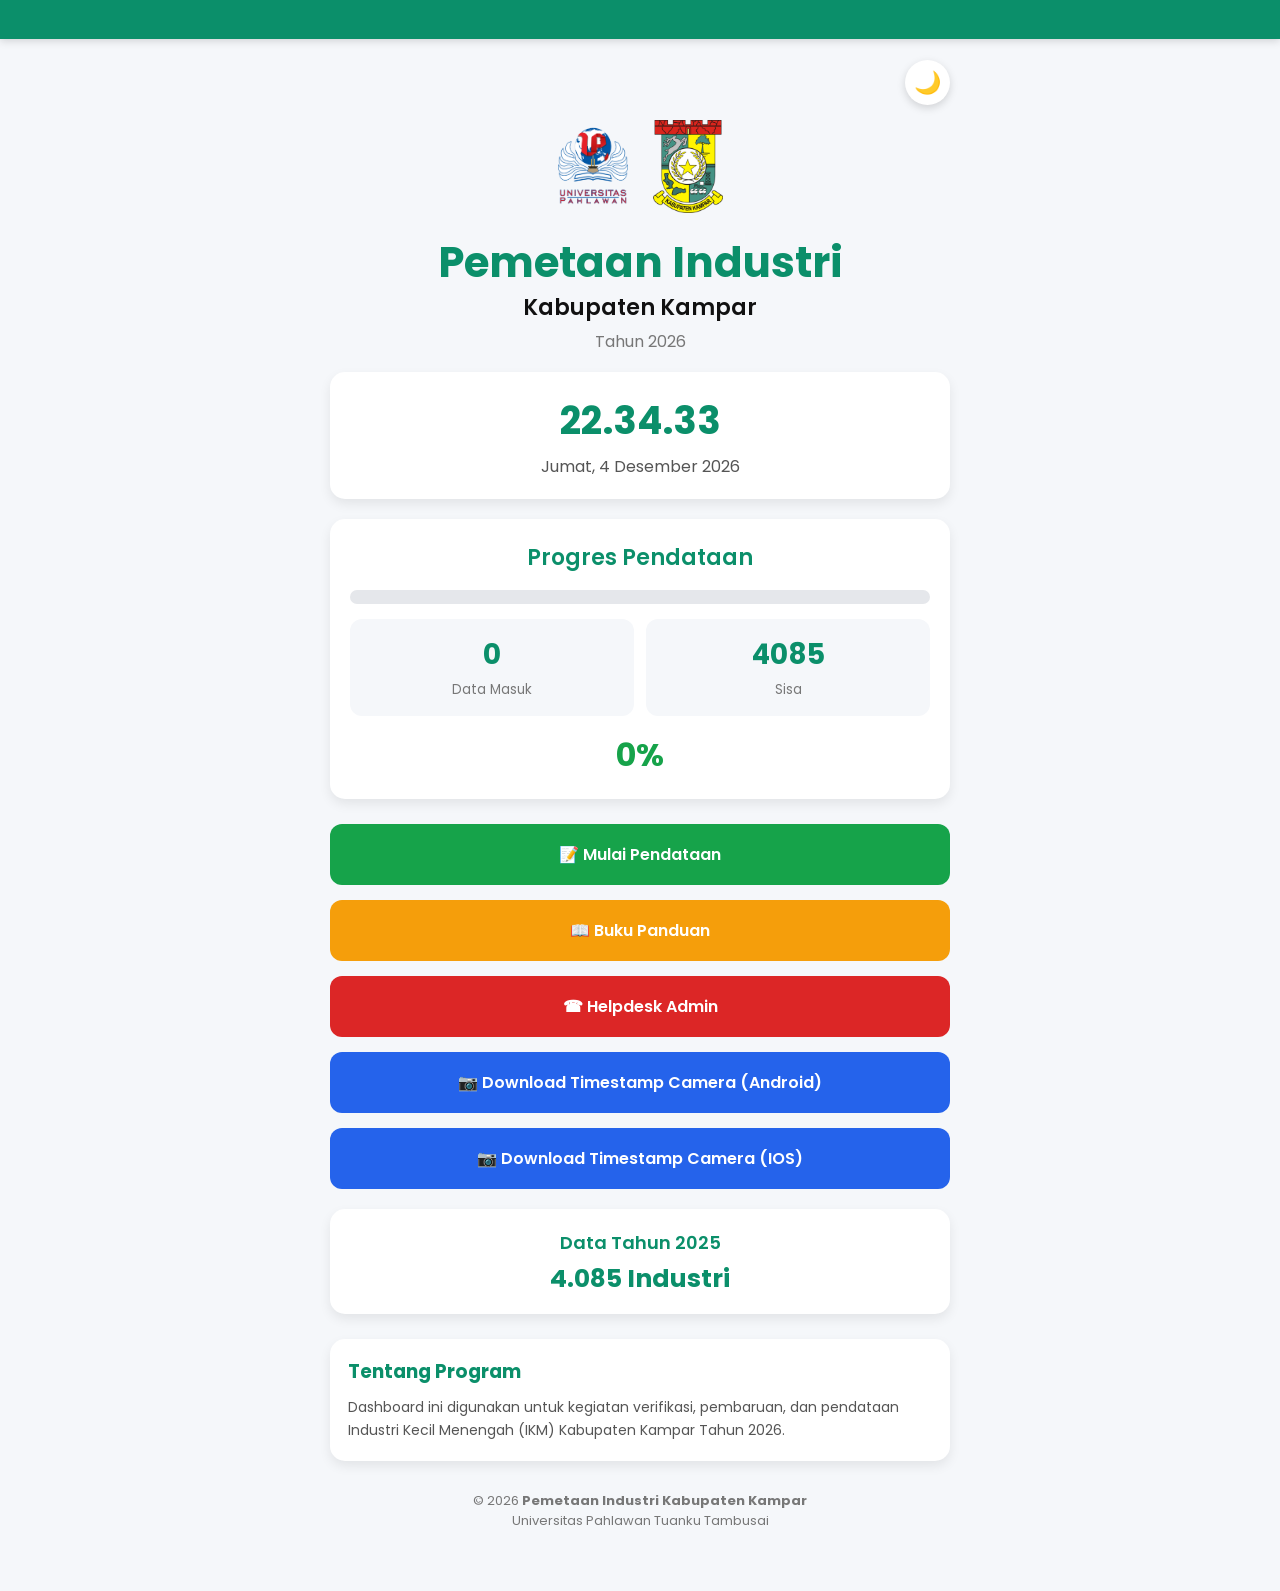
<file: index.html>
<!DOCTYPE html>
<html lang="id">

<head>
    <meta charset="UTF-8">
    <meta name="viewport" content="width=device-width, initial-scale=1.0">
    <title>Pemetaan Industri Kabupaten Kampar 2026</title>
    <link rel="icon" type="image/png" href="favicon.png">
    <!-- Google Font -->
    <link href="https://fonts.googleapis.com/css2?family=Poppins:wght@300;400;500;600;700&display=swap"
        rel="stylesheet">
    <!-- CSS -->
    <link rel="stylesheet" href="style.css">
</head>

<body>
<div class="running-text">
    <div class="running-content">
        📢 Selamat datang di Dashboard Pemetaan IKM Kabupaten Kampar Tahun 2026. Mohon lakukan pendataan dengan teliti, pastikan foto industri diambil menggunakan Timestamp Camera pada titik koordinat yang benar, kemudian lengkapi seluruh data sesuai kondisi di lapangan. Terima kasih atas kerja sama Anda.
    </div>
</div>
<div class="container">

    <div class="container">
        <div class="theme-toggle">
            <button id="themeBtn">🌙</button>
        </div>
        <!-- Logo -->
       <div class="logo">
            <img src="logo-uptt.png" alt="Logo Universitas Pahlawan">
            <img src="logo-kampar.png" alt="Logo Kabupaten Kampar">
        </div>

        <!-- Judul -->
        <h1>Pemetaan Industri</h1>
        <h2>Kabupaten Kampar</h2>
        <p class="tahun">Tahun 2026</p>
        
        <!-- Jam -->
        <div class="clock-card">
            <div id="clock"></div>
            <div id="date"></div>
        </div>

<!-- Progress Card -->
    <div class="progress-card">
        <h2>Progres Pendataan</h2>
    <div class="progress">
        <div class="progress-fill" id="progressFill"></div>
    </div>
    <div class="progress-info">
        <div>
            <h4 id="totalData">0</h4>
            <small>Data Masuk</small>
        </div>
        <div>
            <h4 id="sisaData">4085</h4>
            <small>Sisa</small>
        </div>
    </div>
    <div class="persentase">
        <span id="persen">0%</span>
    </div>
    </div>

        <!-- Tombol -->
        <div class="menu">
            <a href="https://forms.gle/2DaTm9S4KDjdzZkw9" target="_blank" class="btn hijau">
                📝  Mulai Pendataan
            </a>
            <a href="https://drive.google.com/drive/folders/1jVsfu56c_VIiSaPKM5tussu9ZVyKzWVd?usp=sharing" target="_blank" class="btn orange">
                📖  Buku Panduan
            </a>
            <a href="https://wa.me/6281261307406" target="_blank" class="btn merah">
                ☎  Helpdesk Admin
            </a>
            <a href="https://play.google.com/store/apps/details?id=com.jeyluta.timestampcamerafree"
                target="_blank" class="btn biru">
                📷  Download Timestamp Camera (Android)
            </a>
            <a href="https://apps.apple.com/id/app/timestamp-camera-basic/id840110184?l=id"
                target="_blank" class="btn biru">
                📷  Download Timestamp Camera (IOS)
            </a>
        </div>

        <!-- ikm2025 -->
        <div class="ikm2025-card">
            <h3>Data Tahun 2025</h3>
            <h2>4.085 Industri</h2>
        </div>

        <!-- Informasi -->
        <div class="info">
            <h3>Tentang Program</h3>
            <p>
                Dashboard ini digunakan untuk kegiatan verifikasi, pembaruan,
                dan pendataan Industri Kecil Menengah (IKM)
                Kabupaten Kampar Tahun 2026.
            </p>
        </div>


        <!-- Footer -->

        <footer>
        © 2026 <strong>Pemetaan Industri Kabupaten Kampar</strong><br>
        Universitas Pahlawan Tuanku Tambusai    
        </footer>
    </div>
    <button id="topBtn" title="Kembali ke Atas">
    ↑
    </button>
    <script src="script.js"></script>
</body>
</html>
</file>
<file: style.css>
*{
    margin:0;
    padding:0;
    box-sizing:border-box;
}

body{
    background:#F5F7FA;
    font-family:'Poppins',sans-serif;
}

.container{
    max-width:480px;
    margin:auto;
    padding:30px 20px 20px;
}

.logo{
    display:flex;
    justify-content:center;
    gap:25px;
    margin-top:15px;
    margin-bottom:25px;
}
.logo img{
    width:70px;
}

h1{
    text-align:center;
    color:#0B8F6A;
    font-size:40px;
    font-weight:700;
    margin:0;
    line-height:1.2;
}

h2{
    text-align:center;
    color:#111;
    font-size:22px;
    font-weight:600;
    margin:6px 0 0 0;
    line-height:1.2;
}

.tahun{
    text-align:center;
    color:#777;
    font-size:16px;
    margin:8px 0 18px 0;
}

.clock-card{
    background:white;
    border-radius:15px;
    padding:20px;
    text-align:center;
    box-shadow:0 5px 12px rgba(0,0,0,.08);
}

#clock{
    font-size:38px;
    font-weight:bold;
    color:#0B8F6A;
}

#date{
    margin-top:5px;
    color:#555;
}

.menu{
    margin-top:25px;
}

.btn{
    display:block;
    width:100%;
    text-decoration:none;
    color:white;
    padding:18px;
    text-align:center;
    border-radius:12px;
    margin-bottom:15px;
    font-weight:600;
    transition:.25s;
}

.btn:hover{
    transform:scale(1.02);
}

.hijau{
    background:#16A34A;
}

.biru{
    background:#2563EB;
}

.orange{
    background:#F59E0B;
}

.merah{
    background:#DC2626;
}

.info{
    margin-top:25px;
    background:#fff;
    padding:18px;
    border-radius:15px;
    box-shadow:0 5px 12px rgba(0,0,0,.08);
    transition:all .3s cubic-bezier(.22,1,.36,1);
    cursor:default;
}

.info:hover{
    transform:translateY(-4px);
    background:#FCFEFD;
    box-shadow:
        0 12px 24px rgba(0,0,0,.08),
        0 0 0 1px rgba(22,163,74,.12);
}

.info h3{
    margin-bottom:10px;
    color:#0B8F6A;
    transition:color .3s ease;
}

.info:hover h3{
    color:#16A34A;
}

.info p{
    font-size:14px;
    line-height:1.7;
    color:#555;
}

footer{
    text-align:center;
    margin-top:30px;
    margin-bottom:20px;
    color:#777;
    font-size:13px;
}

.progress-card{
    background:#fff;
    margin-top:20px;
    padding:20px;
    border-radius:15px;
    box-shadow:0 5px 12px rgba(0,0,0,.08);
}

.progress-card h2{
    text-align:center;
    color:#0B8F6A;
    margin-bottom:18px;
}


.progress{
    width:100%;
    height:14px;
    background:#E5E7EB;
    border-radius:50px;
    overflow:hidden;
}


.progress-fill{
    width:0%;
    height:100%;
    background:#16A34A;
    transition:1s;
}

.progress-info{
    display:grid;
    grid-template-columns:repeat(2,1fr);
    gap:12px;
    margin-top:15px;
}

.progress-info div{
    background:#F5F7FA;
    padding:15px;
    border-radius:12px;
    text-align:center;
}

.progress-info h4{
    font-size:28px;
    color:#0B8F6A;
}

.progress-info small{
    color:#777;
}

.persentase{
    text-align:center;
    margin-top:15px;
    font-size:32px;
    font-weight:bold;
    color:#16A34A;
}

.ikm2025-card{
    margin-top:20px;
    background:#fff;
    border-radius:15px;
    padding:20px;
    text-align:center;
    box-shadow:0 5px 12px rgba(0,0,0,.08);
}

.ikm2025-card h3{
    font-size:18px;
    font-weight:600;
    color:#0B8F6A;
    margin-bottom:8px;
}

.ikm2025-card h2{
    font-size:25px;
    font-weight:700;
    color:#0B8F6A;
    margin:0;
}


.theme-toggle{
    display:flex;
    justify-content:flex-end;
    margin-bottom:15px;
}

#themeBtn{
    width:45px;
    height:45px;
    border:none;
    border-radius:50%;
    background:#ffffff;
    cursor:pointer;
    font-size:22px;
    box-shadow:0 3px 8px rgba(0,0,0,.15);
    transition:.3s;
}

#themeBtn:hover{
    transform:rotate(20deg);
}

body.dark-mode{
    background:#121212;
    color:white;
}

.dark-mode .clock-card,
.dark-mode .progress-card,
.dark-mode .info{
    background:#1E1E1E;
    color:white;
}

.dark-mode h1{
    color:#57D18C;
}

.dark-mode h2,
.dark-mode h3,
.dark-mode p,
.dark-mode footer,
.dark-mode #date{
    color:#EEEEEE;
}

.dark-mode .progress-info div{
    background:#2A2A2A;
}

.dark-mode #themeBtn{
    background:#2A2A2A;
    color:white;
}


body.dark-mode{
    background:#121212;
    color:#fff;
}

body.dark-mode .clock-card,
body.dark-mode .progress-card,
body.dark-mode .ikm2025-card,
body.dark-mode .info{
    background:#1E1E1E;
    color:#fff;
}

body.dark-mode h1{
    color:#57D18C;
}

body.dark-mode h2,
body.dark-mode h3,
body.dark-mode p,
body.dark-mode footer,
body.dark-mode #date,
body.dark-mode .tahun{
    color:#E5E5E5;
}

body.dark-mode .progress-info div{
    background:#2A2A2A;
}

body.dark-mode #themeBtn{
    background:#2A2A2A;
    color:#fff;
}

body.dark-mode .running-text{
    background:#1B5E20;
}

@media (min-width:768px){

    .container{
        max-width:700px;
    }

    .logo img{
        width:90px;
    }

    h1{
        font-size:42px;
    }

}

#topBtn{
    position:fixed;
    bottom:25px;
    right:20px;
    width:50px;
    height:50px;
    border:none;
    border-radius:50%;
    background:#0B8F6A;
    color:#fff;
    font-size:25px;
    cursor:pointer;
    display:none;
    box-shadow:0 5px 12px rgba(0,0,0,.25);
    transition:.3s;
    z-index:999;
}

#topBtn:hover{
    transform:translateY(-3px);
    background:#087355;
}

/* ================= RUNNING TEXT ================= */

.running-text{
    position:fixed;
    top:0;
    left:0;
    width:100%;
    background:#0B8F6A;
    color:#fff;
    overflow:hidden;
    white-space:nowrap;
    padding:7px 0;
    z-index:9999;
    box-shadow:0 2px 8px rgba(0,0,0,.15);
}

.running-content{
    display:inline-block;
    padding-left:100%;
    animation:marquee 66s linear infinite;
}

.running-text{
    cursor:pointer;
}

.running-text:hover .running-content{
    animation-play-state: paused;
}

@keyframes marquee{
    from{
        transform:translateX(0);
    }
    to{
        transform:translateX(-100%);
    }

}

.ikm2025-card{
    margin-top:20px;
    background:#fff;
    border-radius:15px;
    padding:20px;
    text-align:center;
    box-shadow:0 5px 12px rgba(0,0,0,.08);
    transition:all .3s cubic-bezier(.22,1,.36,1);
}

.ikm2025-card:hover{
    transform:translateY(-4px);
    background:#FCFEFD;
    box-shadow:
        0 12px 24px rgba(0,0,0,.08),
        0 0 0 1px rgba(22,163,74,.12);

}

.ikm2025-card h2,
.ikm2025-card h3{
    transition:color .3s ease;
}

.ikm2025-card:hover h2,
.ikm2025-card:hover h3{
    color:#16A34A;
}

.logo img{
    width:70px;
    transition:all .35s cubic-bezier(.22,1,.36,1);
    cursor:pointer;
}

.logo img:hover{

    transform:scale(1.08);

    filter:
        drop-shadow(0 0 8px rgba(22,163,74,.25))
        drop-shadow(0 8px 16px rgba(0,0,0,.15));

}
</file>
